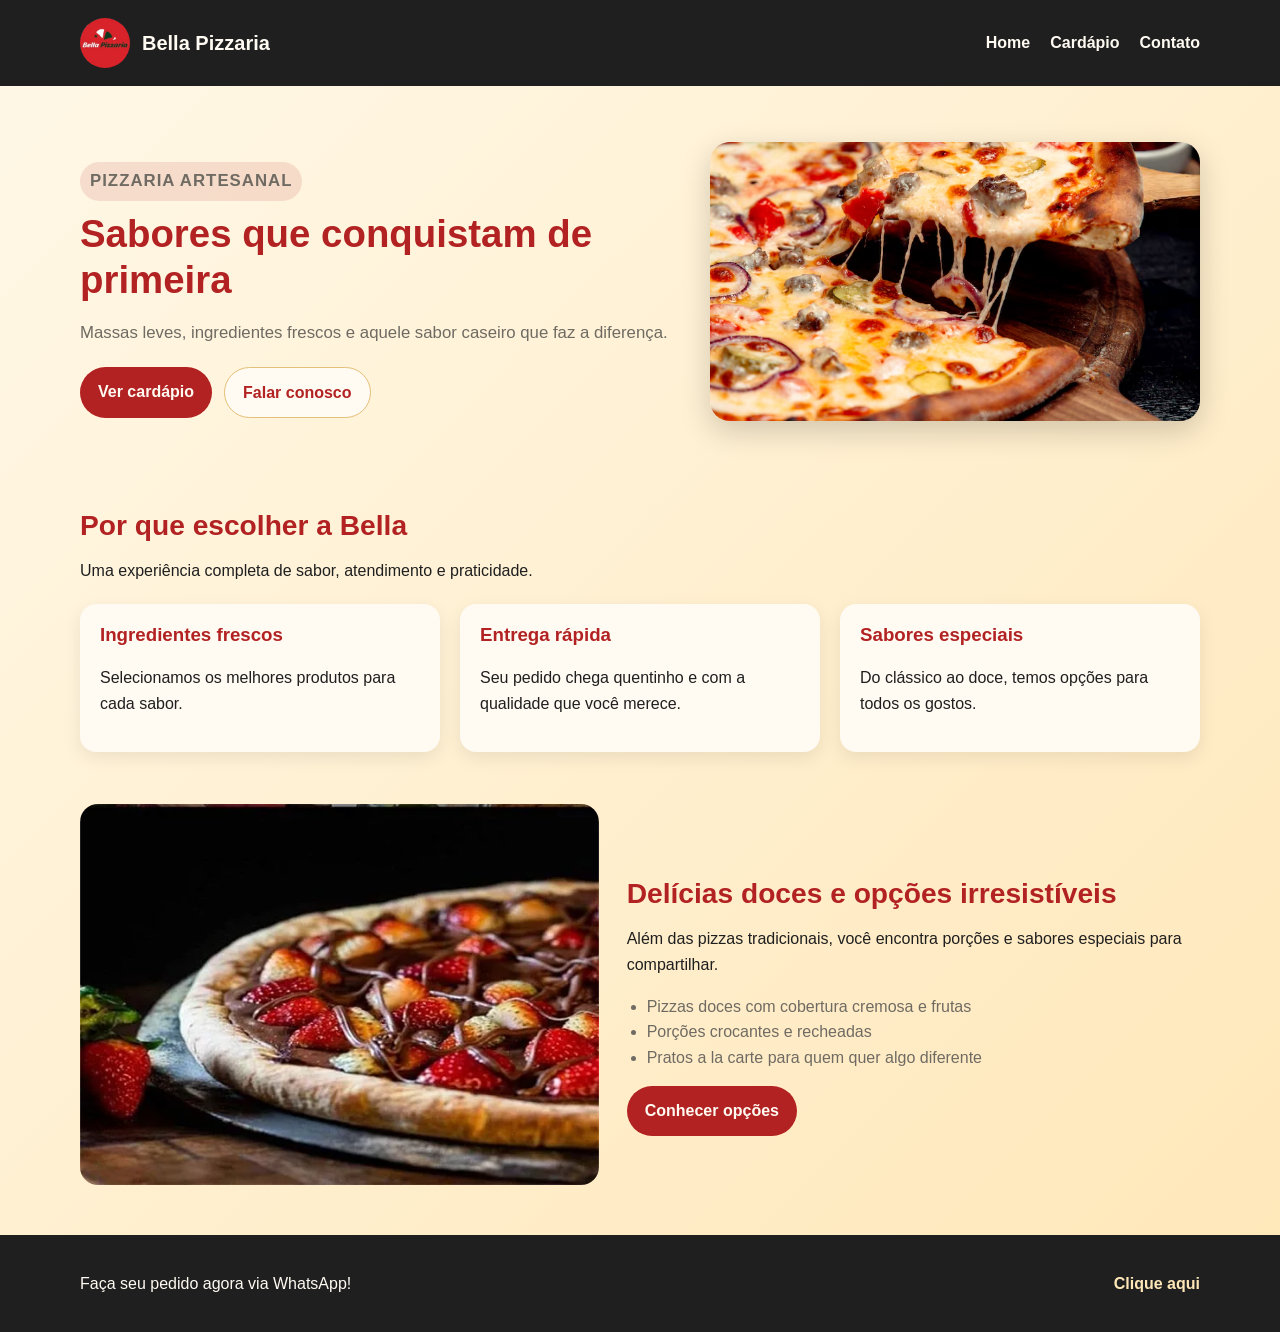
<file: index.html>
<!DOCTYPE html>
<html lang="pt-br">
<head>
    <meta charset="UTF-8">
    <meta name="viewport" content="width=device-width, initial-scale=1.0">
    <title>Bella Pizzaria</title>
    <link rel="stylesheet" href="style.css">
</head>
<body class="page-home">
    <header class="site-header">
        <div class="container header-wrap">
            <a class="brand" href="index.html">
                <img src="./img/logo-bella-pizzaria.jpg" alt="Logo da Bella Pizzaria">
                <span>Bella Pizzaria</span>
            </a>
            <nav class="site-nav">
                <ul>
                    <li><a href="index.html">Home</a></li>
                    <li><a href="cardapio.html">Cardápio</a></li>
                    <li><a href="contato.html">Contato</a></li>
                </ul>
            </nav>
        </div>
    </header>

    <main>
        <section class="hero container">
            <div class="hero-content">
                <p class="eyebrow">Pizzaria artesanal</p>
                <h1>Sabores que conquistam de primeira</h1>
                <p>Massas leves, ingredientes frescos e aquele sabor caseiro que faz a diferença.</p>
                <div class="hero-actions">
                    <a class="btn btn-primary" href="cardapio.html">Ver cardápio</a>
                    <a class="btn btn-secondary" href="contato.html">Falar conosco</a>
                </div>
            </div>
            <img src="./img/pizza-calabresa.avif" alt="Pizza de calabresa com queijo e tomate">
        </section>

        <section class="section container">
            <div class="section-heading">
                <h2>Por que escolher a Bella</h2>
                <p>Uma experiência completa de sabor, atendimento e praticidade.</p>
            </div>
            <div class="cards-grid">
                <article class="info-card">
                    <h3>Ingredientes frescos</h3>
                    <p>Selecionamos os melhores produtos para cada sabor.</p>
                </article>
                <article class="info-card">
                    <h3>Entrega rápida</h3>
                    <p>Seu pedido chega quentinho e com a qualidade que você merece.</p>
                </article>
                <article class="info-card">
                    <h3>Sabores especiais</h3>
                    <p>Do clássico ao doce, temos opções para todos os gostos.</p>
                </article>
            </div>
        </section>

        <section class="section featured container">
            <div class="featured-image">
                <img src="./img/Pizza-Sensacao.webp" alt="Pizza doce com chocolate e morango">
            </div>
            <div class="featured-content">
                <h2>Delícias doces e opções irresistíveis</h2>
                <p>Além das pizzas tradicionais, você encontra porções e sabores especiais para compartilhar.</p>
                <ul>
                    <li>Pizzas doces com cobertura cremosa e frutas</li>
                    <li>Porções crocantes e recheadas</li>
                    <li>Pratos a la carte para quem quer algo diferente</li>
                </ul>
                <a class="btn btn-primary" href="cardapio.html">Conhecer opções</a>
            </div>
        </section>
    </main>

    <footer class="site-footer">
        <div class="container footer-wrap">
            <p>Faça seu pedido agora via WhatsApp!</p>
            <a href="https://wa.me/5543984873109" target="_blank">Clique aqui</a>
        </div>
    </footer>
</body>
</html>
</file>
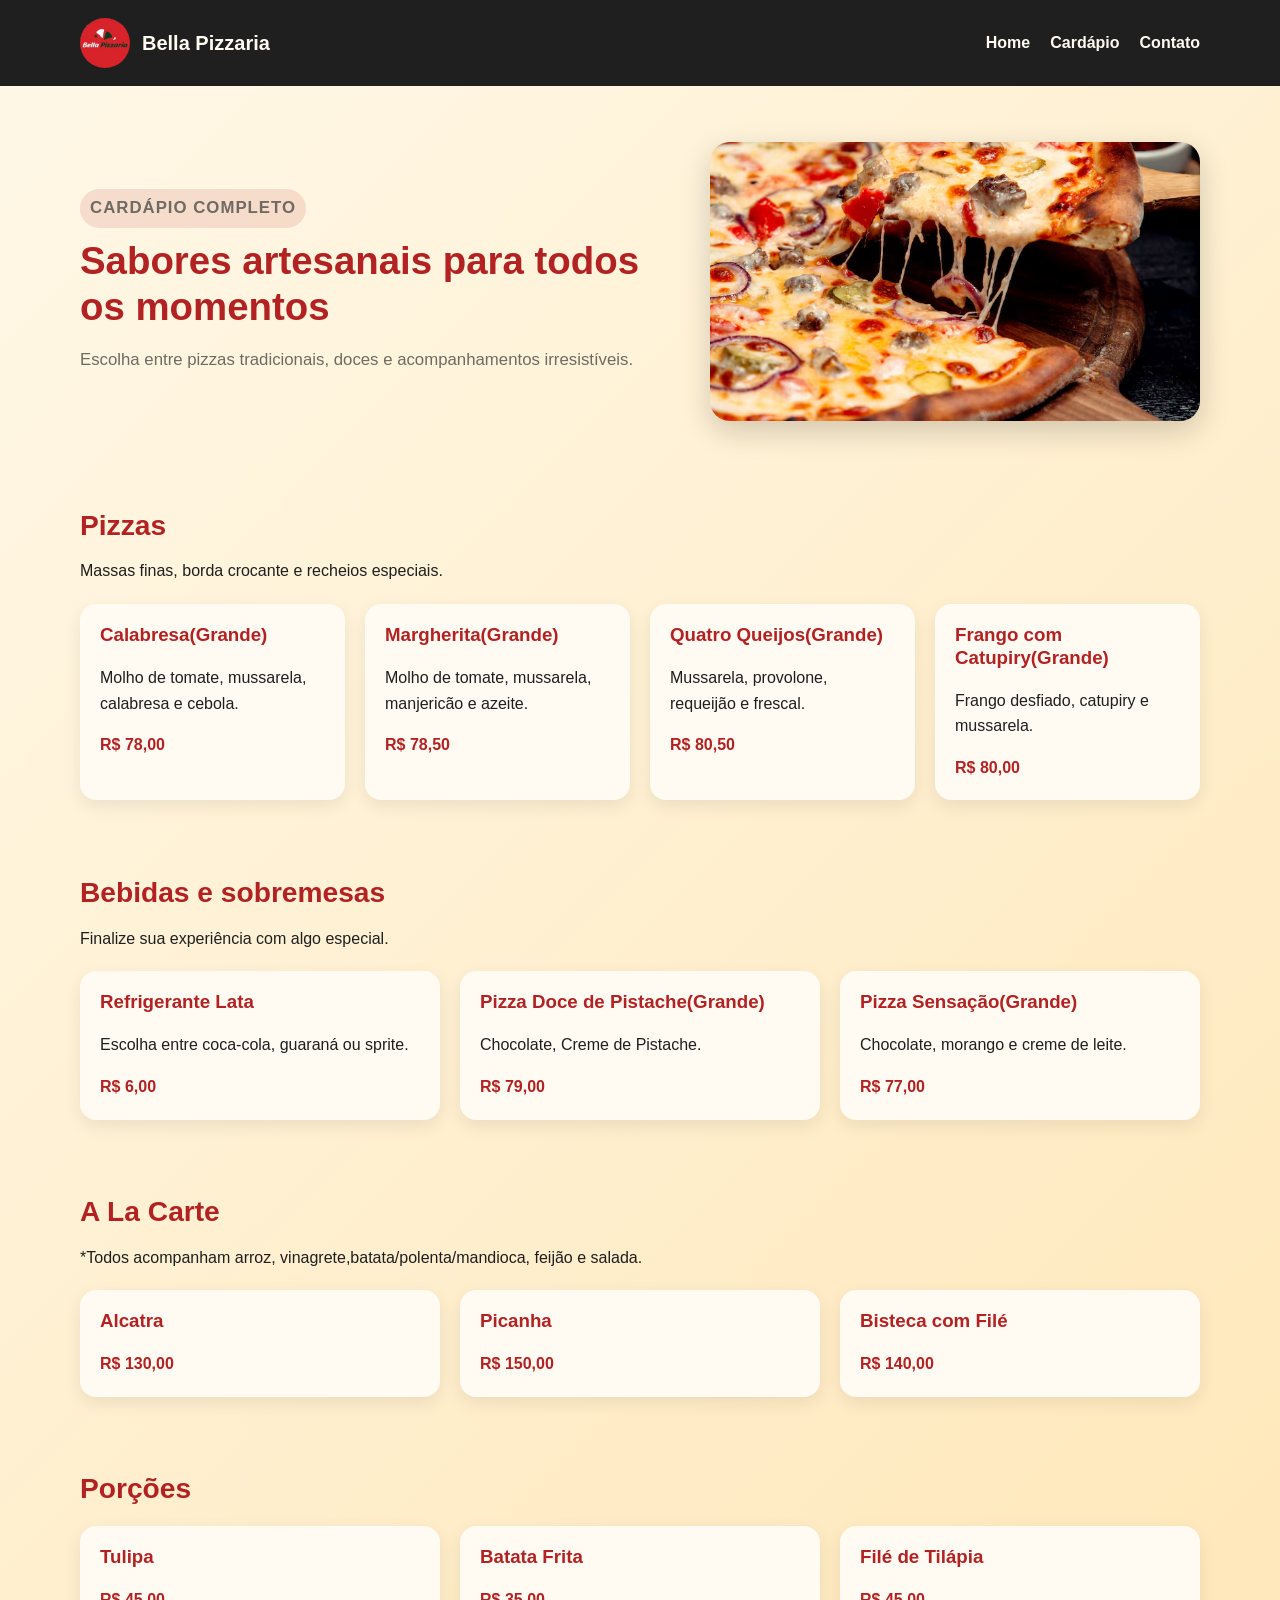
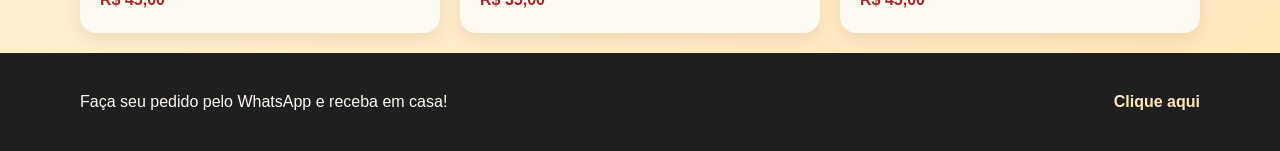
<file: cardapio.html>
<!DOCTYPE html>
<html lang="pt-br">
<head>
    <meta charset="UTF-8">
    <meta name="viewport" content="width=device-width, initial-scale=1.0">
    <title>Cardápio - Bella Pizzaria</title>
    <link rel="stylesheet" href="style.css">
</head>
<body>
    <header class="site-header">
        <div class="container header-wrap">
            <a class="brand" href="index.html">
                <img src="./img/logo-bella-pizzaria.jpg" alt="Logo da Bella Pizzaria">
                <span>Bella Pizzaria</span>
            </a>
            <nav class="site-nav">
                <ul>
                    <li><a href="index.html">Home</a></li>
                    <li><a href="cardapio.html">Cardápio</a></li>
                    <li><a href="contato.html">Contato</a></li>
                </ul>
            </nav>
        </div>
    </header>

    <main class="container">
        <section class="hero menu-hero">
            <div class="hero-content">
                <p class="eyebrow">Cardápio completo</p>
                <h1>Sabores artesanais para todos os momentos</h1>
                <p>Escolha entre pizzas tradicionais, doces e acompanhamentos irresistíveis.</p>
            </div>
            <img src="./img/pizza-calabresa.avif" alt="Pizza de calabresa servida na pizzaria">
        </section>

        <section class="section">
            <div class="section-heading">
                <h2>Pizzas</h2>
                <p>Massas finas, borda crocante e recheios especiais.</p>
            </div>
            <div class="cards-grid">
                <article class="menu-card">
                    <h3>Calabresa(Grande)</h3>
                    <p>Molho de tomate, mussarela, calabresa e cebola.</p>
                    <div class="price">R$ 78,00</div>
                </article>
                <article class="menu-card">
                    <h3>Margherita(Grande)</h3>
                    <p>Molho de tomate, mussarela, manjericão e azeite.</p>
                    <div class="price">R$ 78,50</div>
                </article>
                <article class="menu-card">
                    <h3>Quatro Queijos(Grande)</h3>
                    <p>Mussarela, provolone, requeijão e frescal.</p>
                    <div class="price">R$ 80,50</div>
                </article>
                <article class="menu-card">
                    <h3>Frango com Catupiry(Grande)</h3>
                    <p>Frango desfiado, catupiry e mussarela.</p>
                    <div class="price">R$ 80,00</div>
                </article>
            </div>
        </section>

        <section class="section">
            <div class="section-heading">
                <h2>Bebidas e sobremesas</h2>
                <p>Finalize sua experiência com algo especial.</p>
            </div>
            <div class="cards-grid">
                <article class="menu-card">
                    <h3>Refrigerante Lata</h3>
                    <p>Escolha entre coca-cola, guaraná ou sprite.</p>
                    <div class="price">R$ 6,00</div>
                </article>
                <article class="menu-card">
                    <h3>Pizza Doce de Pistache(Grande)</h3>
                    <p>Chocolate, Creme de Pistache.</p>
                    <div class="price">R$ 79,00</div>
                </article>
                <article class="menu-card">
                    <h3>Pizza Sensação(Grande)</h3>
                    <p>Chocolate, morango e creme de leite.</p>
                    <div class="price">R$ 77,00</div>
                </article>
            </div>
        </section>

        <section class="section">
            <div class="section-heading">
                <h2>A La Carte</h2>
                <p>*Todos acompanham arroz, vinagrete,batata/polenta/mandioca, feijão e salada.</p>
            </div>
            <div class="cards-grid">
                <article class="menu-card">
                    <h3>Alcatra</h3>
                    <div class="price">R$ 130,00</div>
                </article>
                <article class="menu-card">
                    <h3>Picanha</h3>
                    <div class="price">R$ 150,00</div>
                </article>
                <article class="menu-card">
                    <h3>Bisteca com Filé</h3>
                    <div class="price">R$ 140,00</div>
                </article>
            </div>
        </section>
        <section class="section">
            <div class="section-heading">
                <h2>Porções</h2>
            </div>
            <div class="cards-grid">
                <article class="menu-card">
                    <h3>Tulipa</h3>
                    <div class="price">R$ 45,00</div>
                </article>
                <article class="menu-card">
                    <h3>Batata Frita</h3>
                    <div class="price">R$ 35,00</div>
                </article>
                <article class="menu-card">
                    <h3>Filé de Tilápia</h3>
                    <div class="price">R$ 45,00</div>
                </article>
            </div>
        </section>
    </main>

    <footer class="site-footer">
        <div class="container footer-wrap">
            <p>Faça seu pedido pelo WhatsApp e receba em casa!</p>
             <a href="https://wa.me/5543984873109" target="_blank">Clique aqui</a>
        </div>
    </footer>
</body>
</html>
</file>
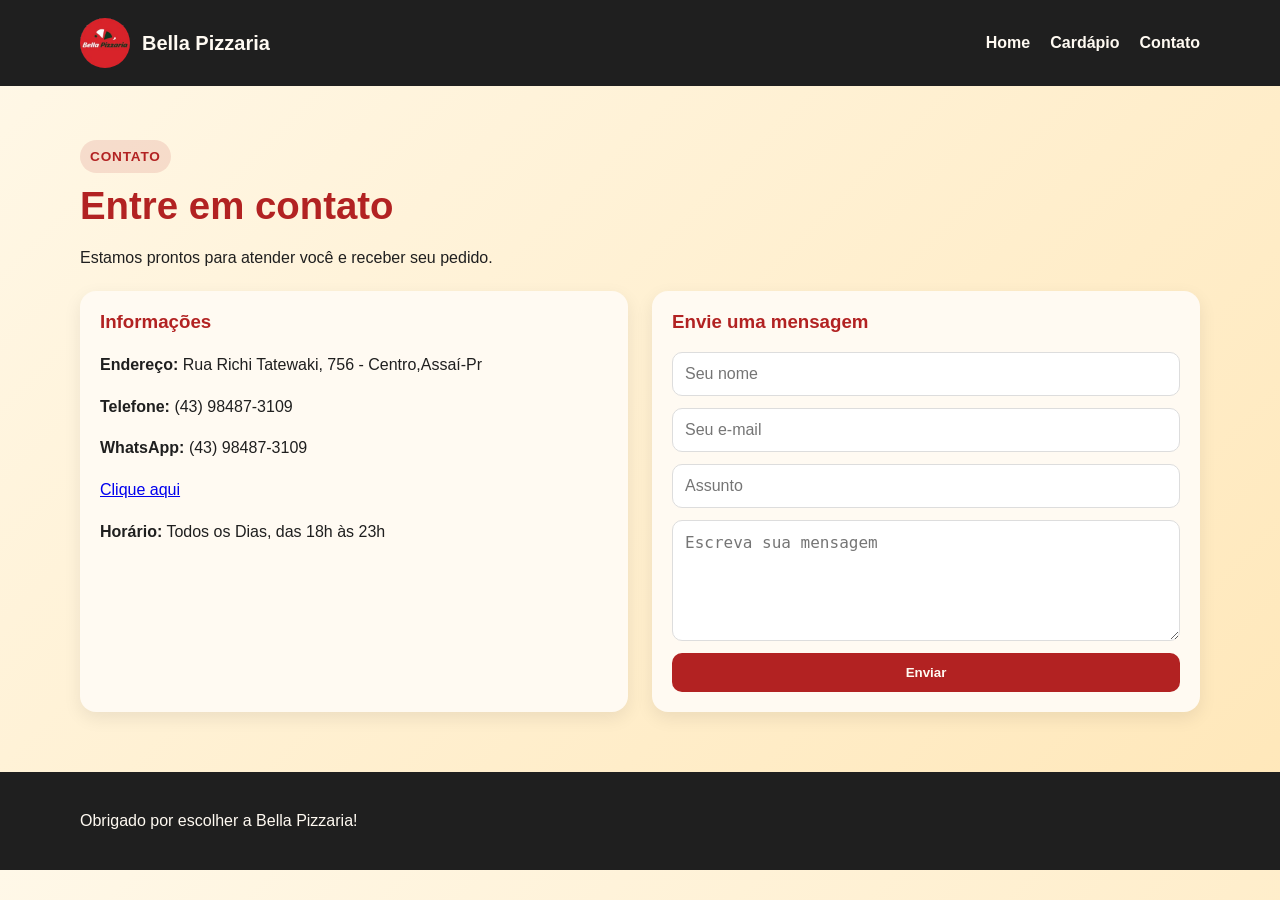
<file: contato.html>
<!DOCTYPE html>
<html lang="pt-br">
<head>
    <meta charset="UTF-8">
    <meta name="viewport" content="width=device-width, initial-scale=1.0">
    <title>Contato - Bella Pizzaria</title>
    <link rel="stylesheet" href="style.css">
</head>
<body>
    <header class="site-header">
        <div class="container header-wrap">
            <a class="brand" href="index.html">
                <img src="./img/logo-bella-pizzaria.jpg" alt="Logo da Bella Pizzaria">
                <span>Bella Pizzaria</span>
            </a>
            <nav class="site-nav">
                <ul>
                    <li><a href="index.html">Home</a></li>
                    <li><a href="cardapio.html">Cardápio</a></li>
                    <li><a href="contato.html">Contato</a></li>
                </ul>
            </nav>
        </div>
    </header>

    <main class="container contact-page">
        <section class="section-heading">
            <p class="eyebrow">Contato</p>
            <h1>Entre em contato</h1>
            <p>Estamos prontos para atender você e receber seu pedido.</p>
        </section>

        <div class="contact-grid">
            <section class="info-card">
                <h3>Informações</h3>
                <p><strong>Endereço:</strong> Rua Richi Tatewaki, 756 - Centro,Assaí-Pr</p>
                <p><strong>Telefone:</strong> (43) 98487-3109</p>
                <p><strong>WhatsApp:</strong> (43) 98487-3109</p> <a href="https://wa.me/5543984873109" target="_blank">Clique aqui</a>
                <p><strong>Horário:</strong> Todos os Dias, das 18h às 23h</p>
            </section>

            <section class="info-card">
                <h3>Envie uma mensagem</h3>
                <form class="contact-form">
                    <input type="text" placeholder="Seu nome" required>
                    <input type="email" placeholder="Seu e-mail" required>
                    <input type="text" placeholder="Assunto">
                    <textarea rows="5" placeholder="Escreva sua mensagem"></textarea>
                    <button type="submit">Enviar</button>
                </form>
            </section>
        </div>
    </main>

    <footer class="site-footer">
        <div class="container footer-wrap">
            <p>Obrigado por escolher a Bella Pizzaria!</p>
        </div>
    </footer>
</body>
</html>
</file>
<file: style.css>
:root {
    --vermelho: #b22222;
    --vermelho-escuro: #8b0000;
    --preto: #1f1f1f;
    --branco: #fffaf2;
    --bege: #ffe7b8;
    --cinza: #6f6b63;
}

* {
    box-sizing: border-box;
}

body {
    margin: 0;
    font-family: Arial, Helvetica, sans-serif;
    line-height: 1.6;
    color: var(--preto);
    background: linear-gradient(135deg, #fff8e8, var(--bege));
}

img {
    max-width: 100%;
    display: block;
}

.container {
    width: min(1120px, 92vw);
    margin: 0 auto;
}

.site-header {
    background: var(--preto);
    color: var(--branco);
    padding: 18px 0;
}

.header-wrap {
    display: flex;
    align-items: center;
    justify-content: space-between;
    gap: 20px;
}

.brand {
    display: flex;
    align-items: center;
    gap: 12px;
    color: var(--branco);
    text-decoration: none;
    font-size: 1.25rem;
    font-weight: bold;
}

.brand img {
    width: 50px;
    height: 50px;
    border-radius: 50%;
}

.site-nav ul {
    display: flex;
    gap: 20px;
    list-style: none;
    padding: 0;
    margin: 0;
}

.site-nav a {
    color: var(--branco);
    text-decoration: none;
    font-weight: 600;
}

.site-nav a:hover {
    color: var(--bege);
}

.hero {
    display: grid;
    grid-template-columns: 1.1fr 0.9fr;
    gap: 30px;
    align-items: center;
    padding: 56px 0 32px;
}

.hero img {
    border-radius: 20px;
    box-shadow: 0 10px 30px rgba(0, 0, 0, 0.18);
}

.eyebrow {
    display: inline-block;
    background: rgba(178, 34, 34, 0.12);
    color: var(--vermelho);
    padding: 6px 10px;
    border-radius: 999px;
    font-size: 0.85rem;
    font-weight: bold;
    text-transform: uppercase;
    letter-spacing: 0.06em;
    margin-bottom: 10px;
}

h1, h2, h3 {
    color: var(--vermelho);
    line-height: 1.2;
}

h1 {
    font-size: clamp(2rem, 3vw, 2.8rem);
    margin: 0 0 10px;
}

h2 {
    font-size: clamp(1.5rem, 2.2vw, 2rem);
    margin-bottom: 8px;
}

.hero p {
    font-size: 1.05rem;
    color: var(--cinza);
}

.hero-actions {
    display: flex;
    flex-wrap: wrap;
    gap: 12px;
    margin-top: 20px;
}

.btn {
    display: inline-block;
    padding: 12px 18px;
    border-radius: 999px;
    text-decoration: none;
    font-weight: bold;
    transition: transform 0.2s ease, background 0.2s ease;
}

.btn:hover {
    transform: translateY(-2px);
}

.btn-primary {
    background: var(--vermelho);
    color: var(--branco);
}

.btn-primary:hover {
    background: var(--vermelho-escuro);
}

.btn-secondary {
    background: var(--branco);
    color: var(--vermelho);
    border: 1px solid #e4c078;
}

.section {
    padding: 32px 0 20px;
}

.section-heading {
    margin-bottom: 20px;
}

.cards-grid {
    display: grid;
    grid-template-columns: repeat(auto-fit, minmax(220px, 1fr));
    gap: 20px;
}

.info-card, .menu-card {
    background: var(--branco);
    padding: 20px;
    border-radius: 16px;
    box-shadow: 0 6px 18px rgba(0, 0, 0, 0.08);
}

.info-card h3, .menu-card h3 {
    margin-top: 0;
}

.featured {
    display: grid;
    grid-template-columns: 0.95fr 1.05fr;
    gap: 28px;
    align-items: center;
    padding-bottom: 50px;
}

.featured img {
    border-radius: 18px;
}

.featured ul {
    padding-left: 20px;
    color: var(--cinza);
}

.price {
    margin-top: 12px;
    font-weight: bold;
    color: var(--vermelho);
}

.contact-page {
    padding: 40px 0 60px;
}

.contact-grid {
    display: grid;
    grid-template-columns: repeat(auto-fit, minmax(280px, 1fr));
    gap: 24px;
}

.contact-form {
    display: flex;
    flex-direction: column;
    gap: 12px;
}

.contact-form input,
.contact-form textarea {
    padding: 12px;
    border: 1px solid #ddd;
    border-radius: 10px;
    font-size: 1rem;
}

.contact-form button {
    padding: 12px;
    border: none;
    border-radius: 10px;
    background: var(--vermelho);
    color: var(--branco);
    font-weight: bold;
    cursor: pointer;
}

.contact-form button:hover {
    background: var(--vermelho-escuro);
}

.site-footer {
    background: var(--preto);
    color: var(--branco);
    padding: 20px 0;
}

.footer-wrap {
    display: flex;
    justify-content: space-between;
    align-items: center;
    gap: 12px;
}

.site-footer a {
    color: var(--bege);
    text-decoration: none;
    font-weight: bold;
}

@media (max-width: 760px) {
    .header-wrap,
    .footer-wrap,
    .hero,
    .featured {
        flex-direction: column;
        display: flex;
    }

    .hero,
    .featured {
        grid-template-columns: 1fr;
    }

    .site-nav ul {
        flex-wrap: wrap;
        justify-content: center;
    }
}
</file>
